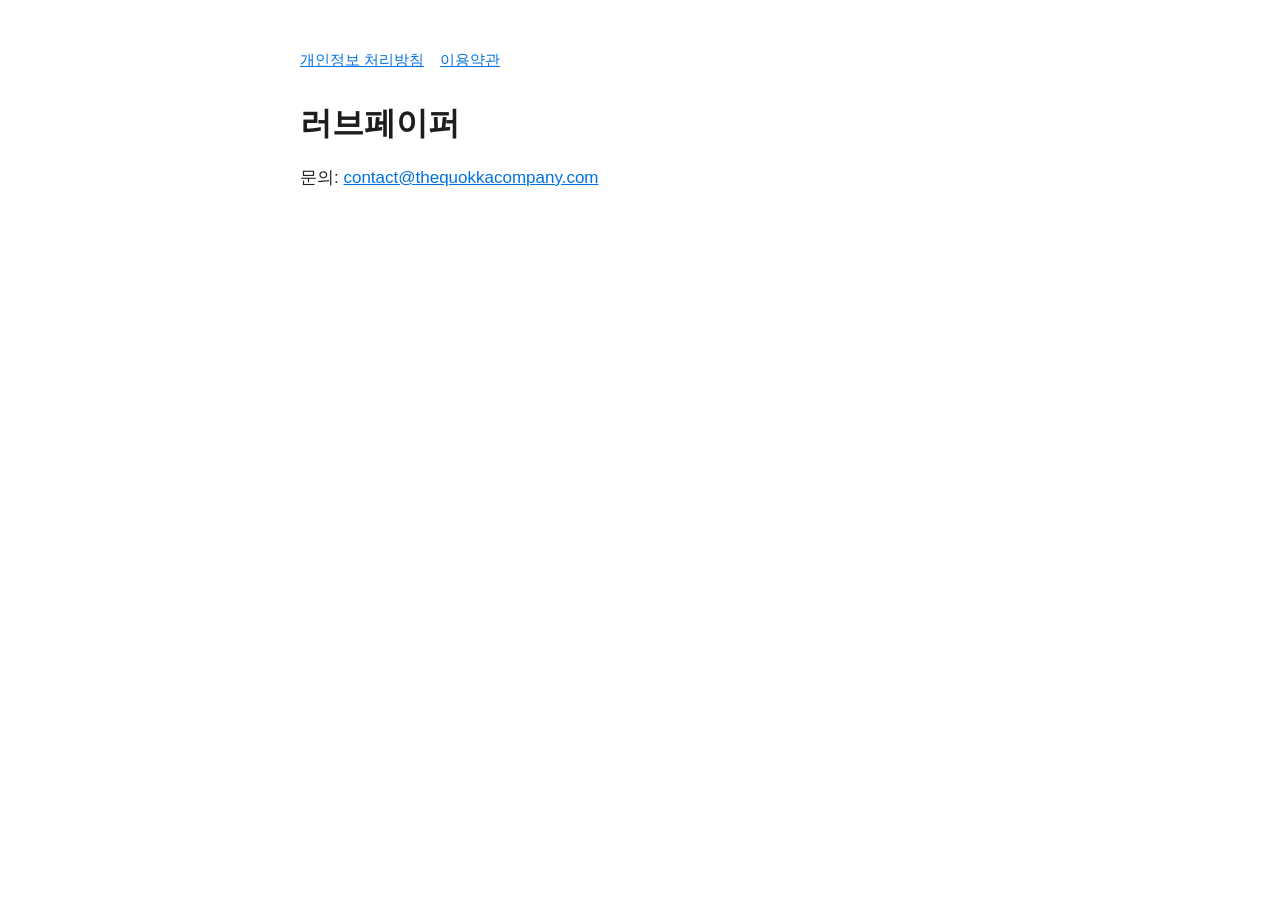
<file: index.html>
<!doctype html><html lang="ko"><head><meta charset="utf-8"><meta name="viewport" content="width=device-width,initial-scale=1"><title>러브페이퍼</title><link rel="stylesheet" href="style.css"></head><body><main>
<nav><a href="privacy.html">개인정보 처리방침</a><a href="terms.html">이용약관</a></nav>
<h1>러브페이퍼</h1>
<p>문의: <a href="mailto:contact@thequokkacompany.com">contact@thequokkacompany.com</a></p>
</main></body></html>
</file>
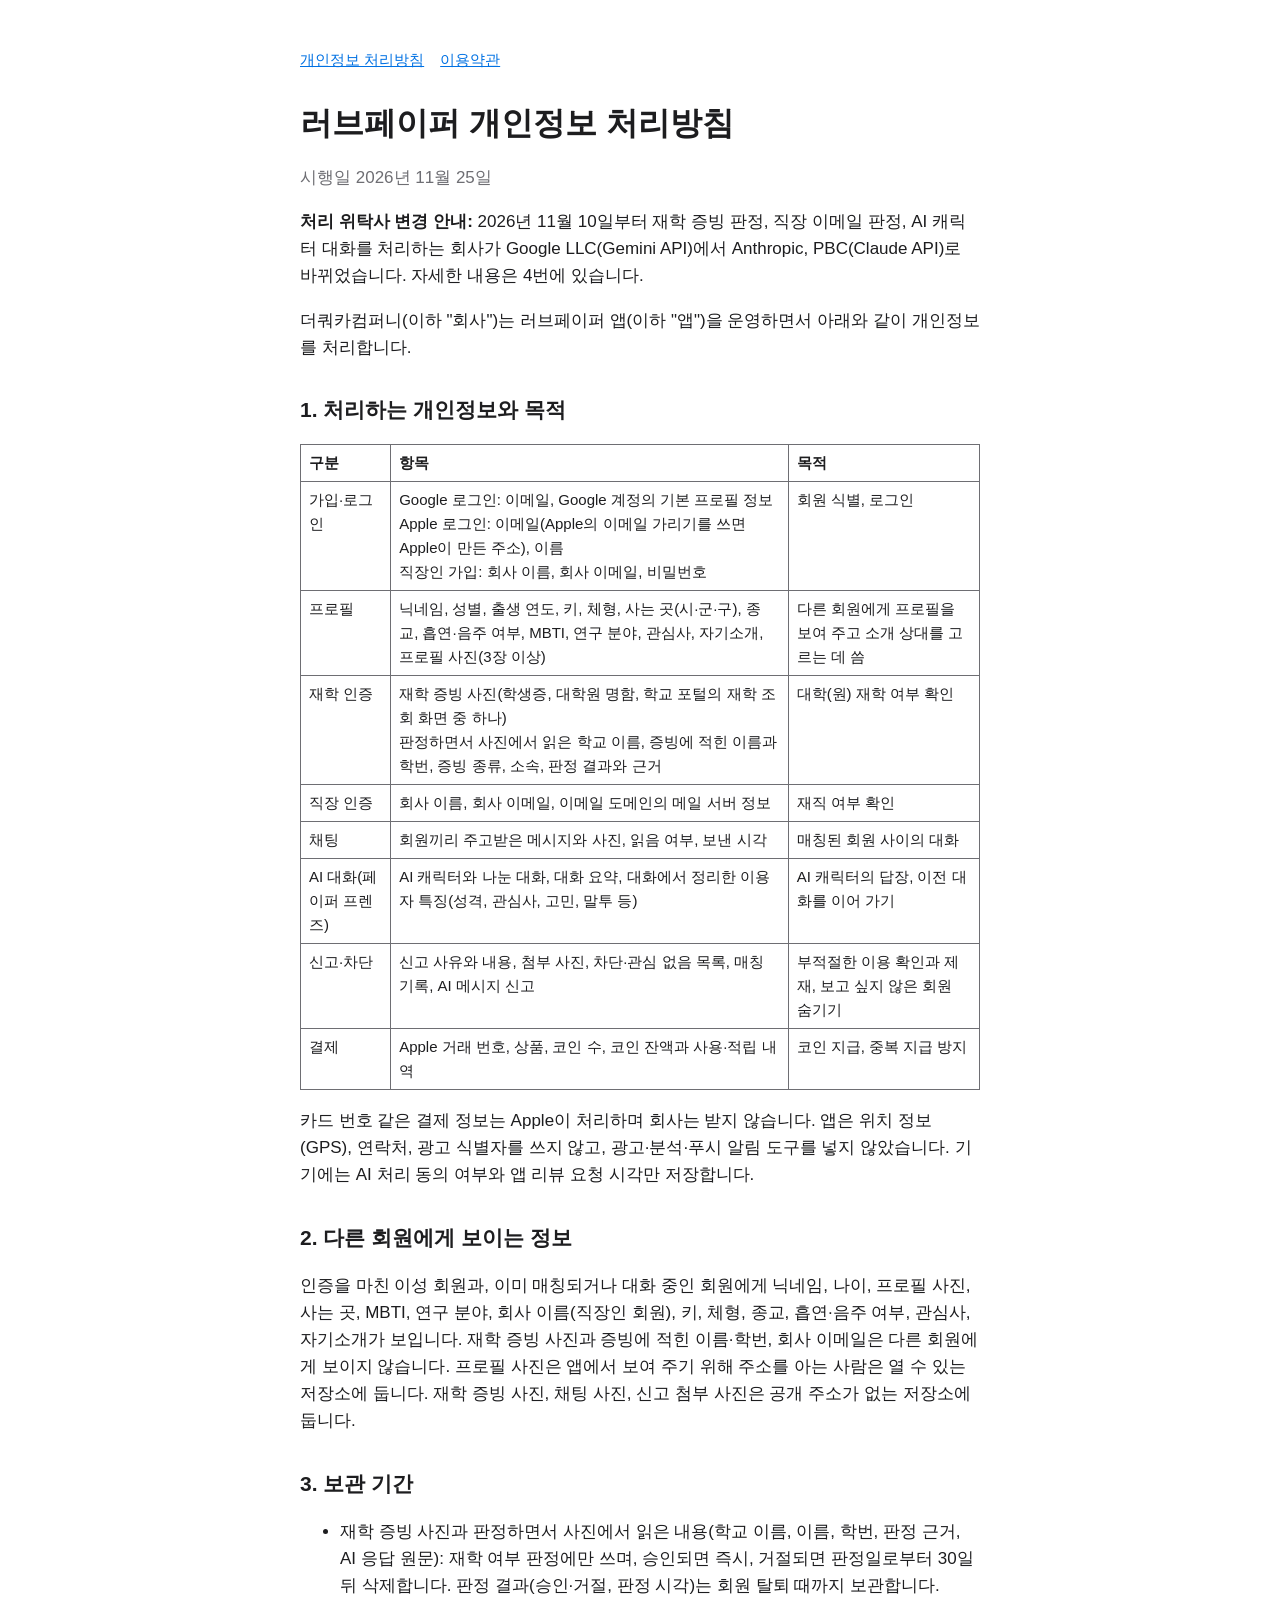
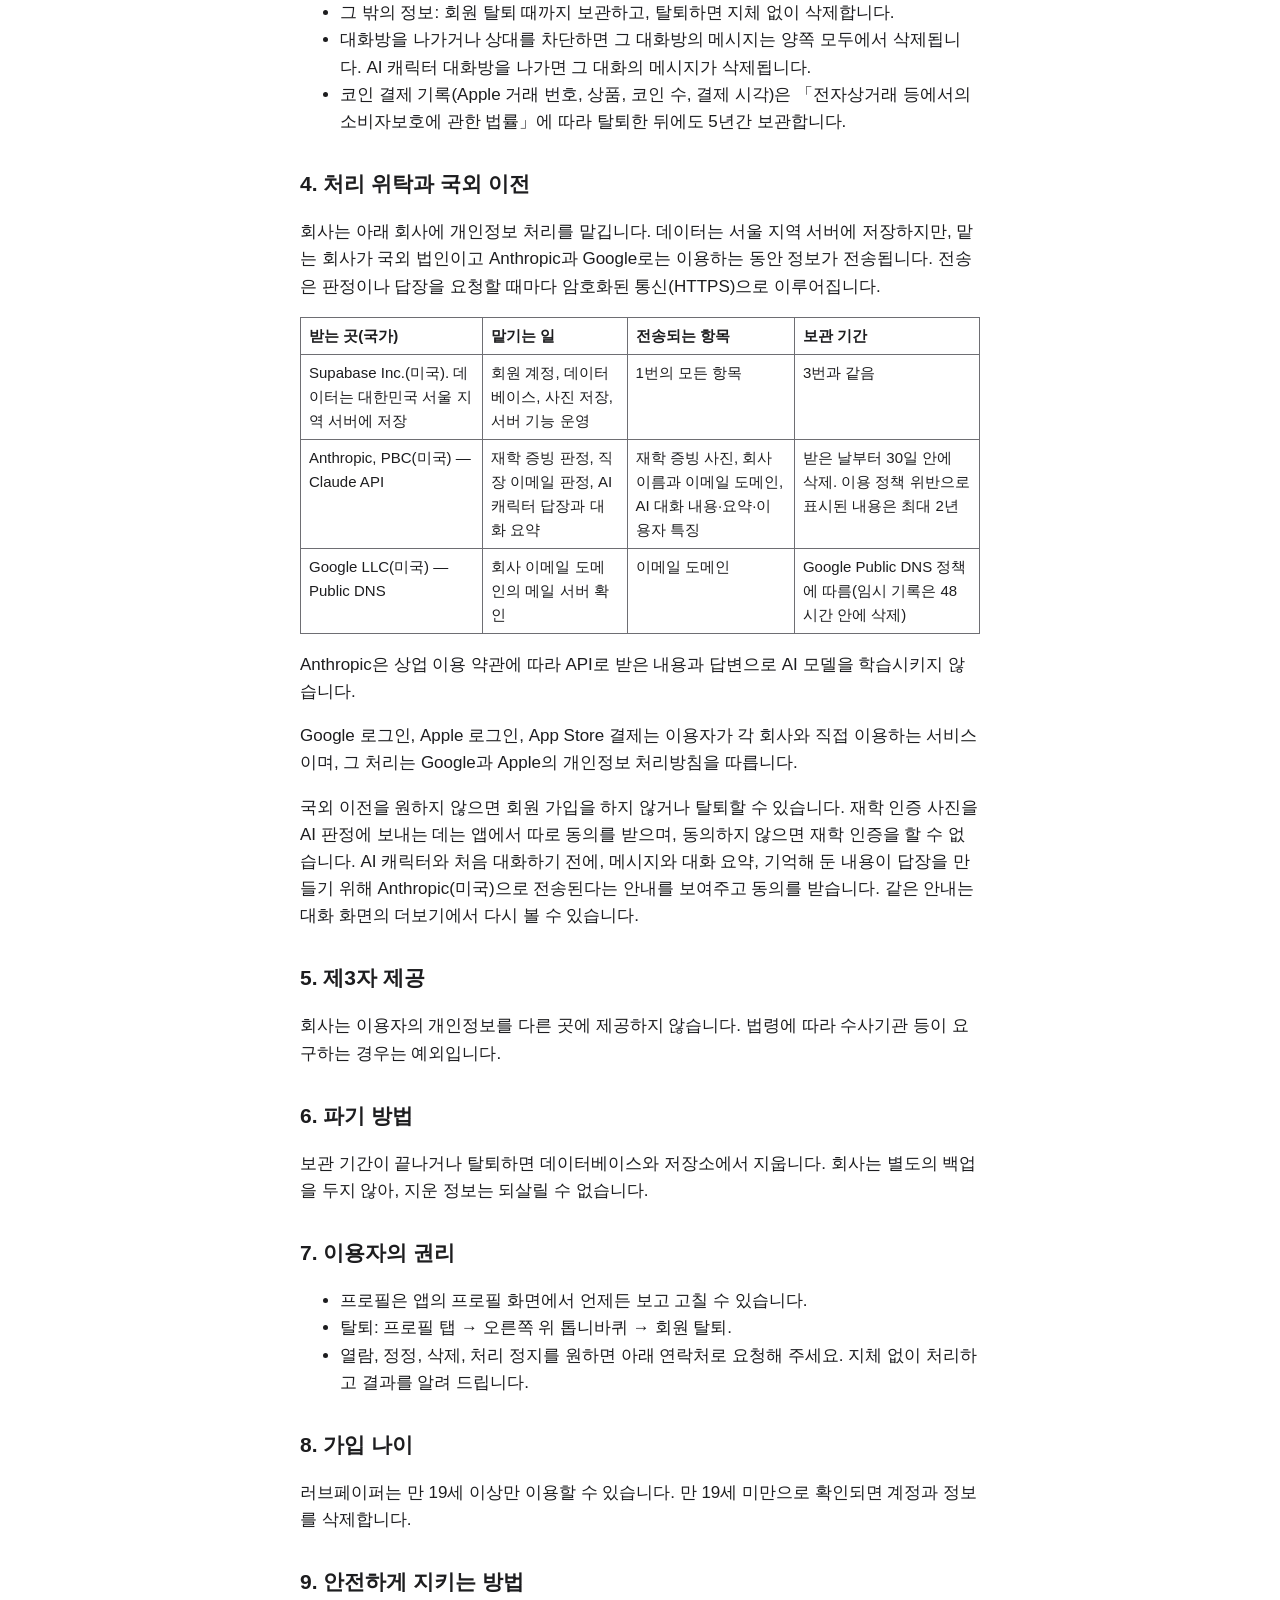
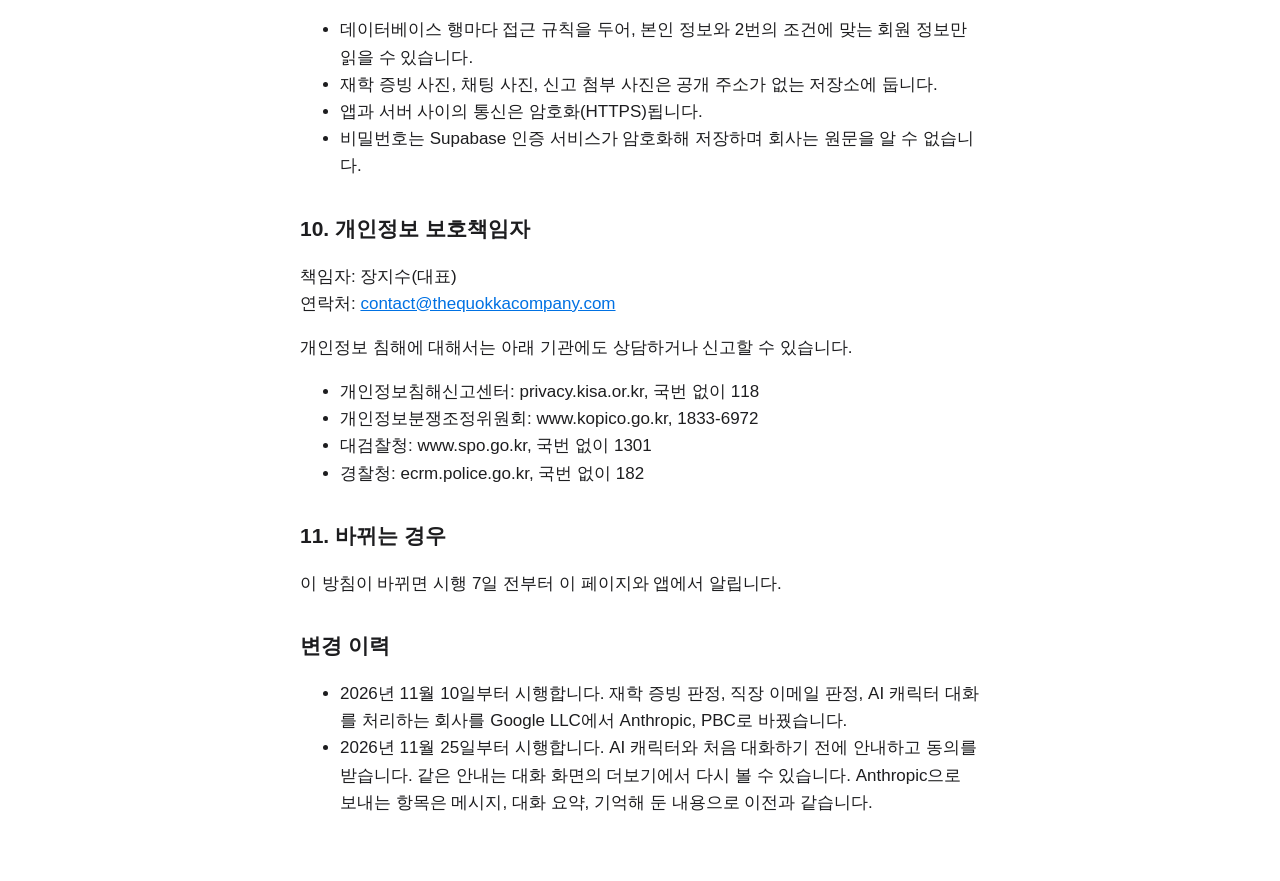
<file: privacy.html>
<!doctype html><html lang="ko"><head><meta charset="utf-8"><meta name="viewport" content="width=device-width,initial-scale=1"><title>러브페이퍼 개인정보 처리방침</title><link rel="stylesheet" href="style.css"></head><body><main>
<nav><a href="privacy.html">개인정보 처리방침</a><a href="terms.html">이용약관</a></nav>
<h1>러브페이퍼 개인정보 처리방침</h1>
<p class="muted">시행일 2026년 11월 25일</p>
<p><strong>처리 위탁사 변경 안내:</strong> 2026년 11월 10일부터 재학 증빙 판정, 직장 이메일 판정, AI 캐릭터 대화를 처리하는 회사가 Google LLC(Gemini API)에서 Anthropic, PBC(Claude API)로 바뀌었습니다. 자세한 내용은 4번에 있습니다.</p>

<p>더쿼카컴퍼니(이하 "회사")는 러브페이퍼 앱(이하 "앱")을 운영하면서 아래와 같이 개인정보를 처리합니다.</p>

<h2>1. 처리하는 개인정보와 목적</h2>
<table>
<tr><th>구분</th><th>항목</th><th>목적</th></tr>
<tr><td>가입·로그인</td><td>Google 로그인: 이메일, Google 계정의 기본 프로필 정보<br>Apple 로그인: 이메일(Apple의 이메일 가리기를 쓰면 Apple이 만든 주소), 이름<br>직장인 가입: 회사 이름, 회사 이메일, 비밀번호</td><td>회원 식별, 로그인</td></tr>
<tr><td>프로필</td><td>닉네임, 성별, 출생 연도, 키, 체형, 사는 곳(시·군·구), 종교, 흡연·음주 여부, MBTI, 연구 분야, 관심사, 자기소개, 프로필 사진(3장 이상)</td><td>다른 회원에게 프로필을 보여 주고 소개 상대를 고르는 데 씀</td></tr>
<tr><td>재학 인증</td><td>재학 증빙 사진(학생증, 대학원 명함, 학교 포털의 재학 조회 화면 중 하나)<br>판정하면서 사진에서 읽은 학교 이름, 증빙에 적힌 이름과 학번, 증빙 종류, 소속, 판정 결과와 근거</td><td>대학(원) 재학 여부 확인</td></tr>
<tr><td>직장 인증</td><td>회사 이름, 회사 이메일, 이메일 도메인의 메일 서버 정보</td><td>재직 여부 확인</td></tr>
<tr><td>채팅</td><td>회원끼리 주고받은 메시지와 사진, 읽음 여부, 보낸 시각</td><td>매칭된 회원 사이의 대화</td></tr>
<tr><td>AI 대화(페이퍼 프렌즈)</td><td>AI 캐릭터와 나눈 대화, 대화 요약, 대화에서 정리한 이용자 특징(성격, 관심사, 고민, 말투 등)</td><td>AI 캐릭터의 답장, 이전 대화를 이어 가기</td></tr>
<tr><td>신고·차단</td><td>신고 사유와 내용, 첨부 사진, 차단·관심 없음 목록, 매칭 기록, AI 메시지 신고</td><td>부적절한 이용 확인과 제재, 보고 싶지 않은 회원 숨기기</td></tr>
<tr><td>결제</td><td>Apple 거래 번호, 상품, 코인 수, 코인 잔액과 사용·적립 내역</td><td>코인 지급, 중복 지급 방지</td></tr>
</table>
<p>카드 번호 같은 결제 정보는 Apple이 처리하며 회사는 받지 않습니다. 앱은 위치 정보(GPS), 연락처, 광고 식별자를 쓰지 않고, 광고·분석·푸시 알림 도구를 넣지 않았습니다. 기기에는 AI 처리 동의 여부와 앱 리뷰 요청 시각만 저장합니다.</p>

<h2>2. 다른 회원에게 보이는 정보</h2>
<p>인증을 마친 이성 회원과, 이미 매칭되거나 대화 중인 회원에게 닉네임, 나이, 프로필 사진, 사는 곳, MBTI, 연구 분야, 회사 이름(직장인 회원), 키, 체형, 종교, 흡연·음주 여부, 관심사, 자기소개가 보입니다. 재학 증빙 사진과 증빙에 적힌 이름·학번, 회사 이메일은 다른 회원에게 보이지 않습니다. 프로필 사진은 앱에서 보여 주기 위해 주소를 아는 사람은 열 수 있는 저장소에 둡니다. 재학 증빙 사진, 채팅 사진, 신고 첨부 사진은 공개 주소가 없는 저장소에 둡니다.</p>

<h2>3. 보관 기간</h2>
<ul>
<li>재학 증빙 사진과 판정하면서 사진에서 읽은 내용(학교 이름, 이름, 학번, 판정 근거, AI 응답 원문): 재학 여부 판정에만 쓰며, 승인되면 즉시, 거절되면 판정일로부터 30일 뒤 삭제합니다. 판정 결과(승인·거절, 판정 시각)는 회원 탈퇴 때까지 보관합니다.</li>
<li>그 밖의 정보: 회원 탈퇴 때까지 보관하고, 탈퇴하면 지체 없이 삭제합니다.</li>
<li>대화방을 나가거나 상대를 차단하면 그 대화방의 메시지는 양쪽 모두에서 삭제됩니다. AI 캐릭터 대화방을 나가면 그 대화의 메시지가 삭제됩니다.</li>
<li>코인 결제 기록(Apple 거래 번호, 상품, 코인 수, 결제 시각)은 「전자상거래 등에서의 소비자보호에 관한 법률」에 따라 탈퇴한 뒤에도 5년간 보관합니다.</li>
</ul>

<h2>4. 처리 위탁과 국외 이전</h2>
<p>회사는 아래 회사에 개인정보 처리를 맡깁니다. 데이터는 서울 지역 서버에 저장하지만, 맡는 회사가 국외 법인이고 Anthropic과 Google로는 이용하는 동안 정보가 전송됩니다. 전송은 판정이나 답장을 요청할 때마다 암호화된 통신(HTTPS)으로 이루어집니다.</p>
<table>
<tr><th>받는 곳(국가)</th><th>맡기는 일</th><th>전송되는 항목</th><th>보관 기간</th></tr>
<tr><td>Supabase Inc.(미국). 데이터는 대한민국 서울 지역 서버에 저장</td><td>회원 계정, 데이터베이스, 사진 저장, 서버 기능 운영</td><td>1번의 모든 항목</td><td>3번과 같음</td></tr>
<tr><td>Anthropic, PBC(미국) — Claude API</td><td>재학 증빙 판정, 직장 이메일 판정, AI 캐릭터 답장과 대화 요약</td><td>재학 증빙 사진, 회사 이름과 이메일 도메인, AI 대화 내용·요약·이용자 특징</td><td>받은 날부터 30일 안에 삭제. 이용 정책 위반으로 표시된 내용은 최대 2년</td></tr>
<tr><td>Google LLC(미국) — Public DNS</td><td>회사 이메일 도메인의 메일 서버 확인</td><td>이메일 도메인</td><td>Google Public DNS 정책에 따름(임시 기록은 48시간 안에 삭제)</td></tr>
</table>
<p>Anthropic은 상업 이용 약관에 따라 API로 받은 내용과 답변으로 AI 모델을 학습시키지 않습니다.</p>
<p>Google 로그인, Apple 로그인, App Store 결제는 이용자가 각 회사와 직접 이용하는 서비스이며, 그 처리는 Google과 Apple의 개인정보 처리방침을 따릅니다.</p>
<p>국외 이전을 원하지 않으면 회원 가입을 하지 않거나 탈퇴할 수 있습니다. 재학 인증 사진을 AI 판정에 보내는 데는 앱에서 따로 동의를 받으며, 동의하지 않으면 재학 인증을 할 수 없습니다. AI 캐릭터와 처음 대화하기 전에, 메시지와 대화 요약, 기억해 둔 내용이 답장을 만들기 위해 Anthropic(미국)으로 전송된다는 안내를 보여주고 동의를 받습니다. 같은 안내는 대화 화면의 더보기에서 다시 볼 수 있습니다.</p>

<h2>5. 제3자 제공</h2>
<p>회사는 이용자의 개인정보를 다른 곳에 제공하지 않습니다. 법령에 따라 수사기관 등이 요구하는 경우는 예외입니다.</p>

<h2>6. 파기 방법</h2>
<p>보관 기간이 끝나거나 탈퇴하면 데이터베이스와 저장소에서 지웁니다. 회사는 별도의 백업을 두지 않아, 지운 정보는 되살릴 수 없습니다.</p>

<h2>7. 이용자의 권리</h2>
<ul>
<li>프로필은 앱의 프로필 화면에서 언제든 보고 고칠 수 있습니다.</li>
<li>탈퇴: 프로필 탭 → 오른쪽 위 톱니바퀴 → 회원 탈퇴.</li>
<li>열람, 정정, 삭제, 처리 정지를 원하면 아래 연락처로 요청해 주세요. 지체 없이 처리하고 결과를 알려 드립니다.</li>
</ul>

<h2>8. 가입 나이</h2>
<p>러브페이퍼는 만 19세 이상만 이용할 수 있습니다. 만 19세 미만으로 확인되면 계정과 정보를 삭제합니다.</p>

<h2>9. 안전하게 지키는 방법</h2>
<ul>
<li>데이터베이스 행마다 접근 규칙을 두어, 본인 정보와 2번의 조건에 맞는 회원 정보만 읽을 수 있습니다.</li>
<li>재학 증빙 사진, 채팅 사진, 신고 첨부 사진은 공개 주소가 없는 저장소에 둡니다.</li>
<li>앱과 서버 사이의 통신은 암호화(HTTPS)됩니다.</li>
<li>비밀번호는 Supabase 인증 서비스가 암호화해 저장하며 회사는 원문을 알 수 없습니다.</li>
</ul>

<h2>10. 개인정보 보호책임자</h2>
<p>책임자: 장지수(대표)<br>연락처: <a href="mailto:contact@thequokkacompany.com">contact@thequokkacompany.com</a></p>
<p>개인정보 침해에 대해서는 아래 기관에도 상담하거나 신고할 수 있습니다.</p>
<ul>
<li>개인정보침해신고센터: privacy.kisa.or.kr, 국번 없이 118</li>
<li>개인정보분쟁조정위원회: www.kopico.go.kr, 1833-6972</li>
<li>대검찰청: www.spo.go.kr, 국번 없이 1301</li>
<li>경찰청: ecrm.police.go.kr, 국번 없이 182</li>
</ul>

<h2>11. 바뀌는 경우</h2>
<p>이 방침이 바뀌면 시행 7일 전부터 이 페이지와 앱에서 알립니다.</p>

<h2>변경 이력</h2>
<ul>
<li>2026년 11월 10일부터 시행합니다. 재학 증빙 판정, 직장 이메일 판정, AI 캐릭터 대화를 처리하는 회사를 Google LLC에서 Anthropic, PBC로 바꿨습니다.</li>
<li>2026년 11월 25일부터 시행합니다. AI 캐릭터와 처음 대화하기 전에 안내하고 동의를 받습니다. 같은 안내는 대화 화면의 더보기에서 다시 볼 수 있습니다. Anthropic으로 보내는 항목은 메시지, 대화 요약, 기억해 둔 내용으로 이전과 같습니다.</li>
</ul>
</main></body></html>
</file>
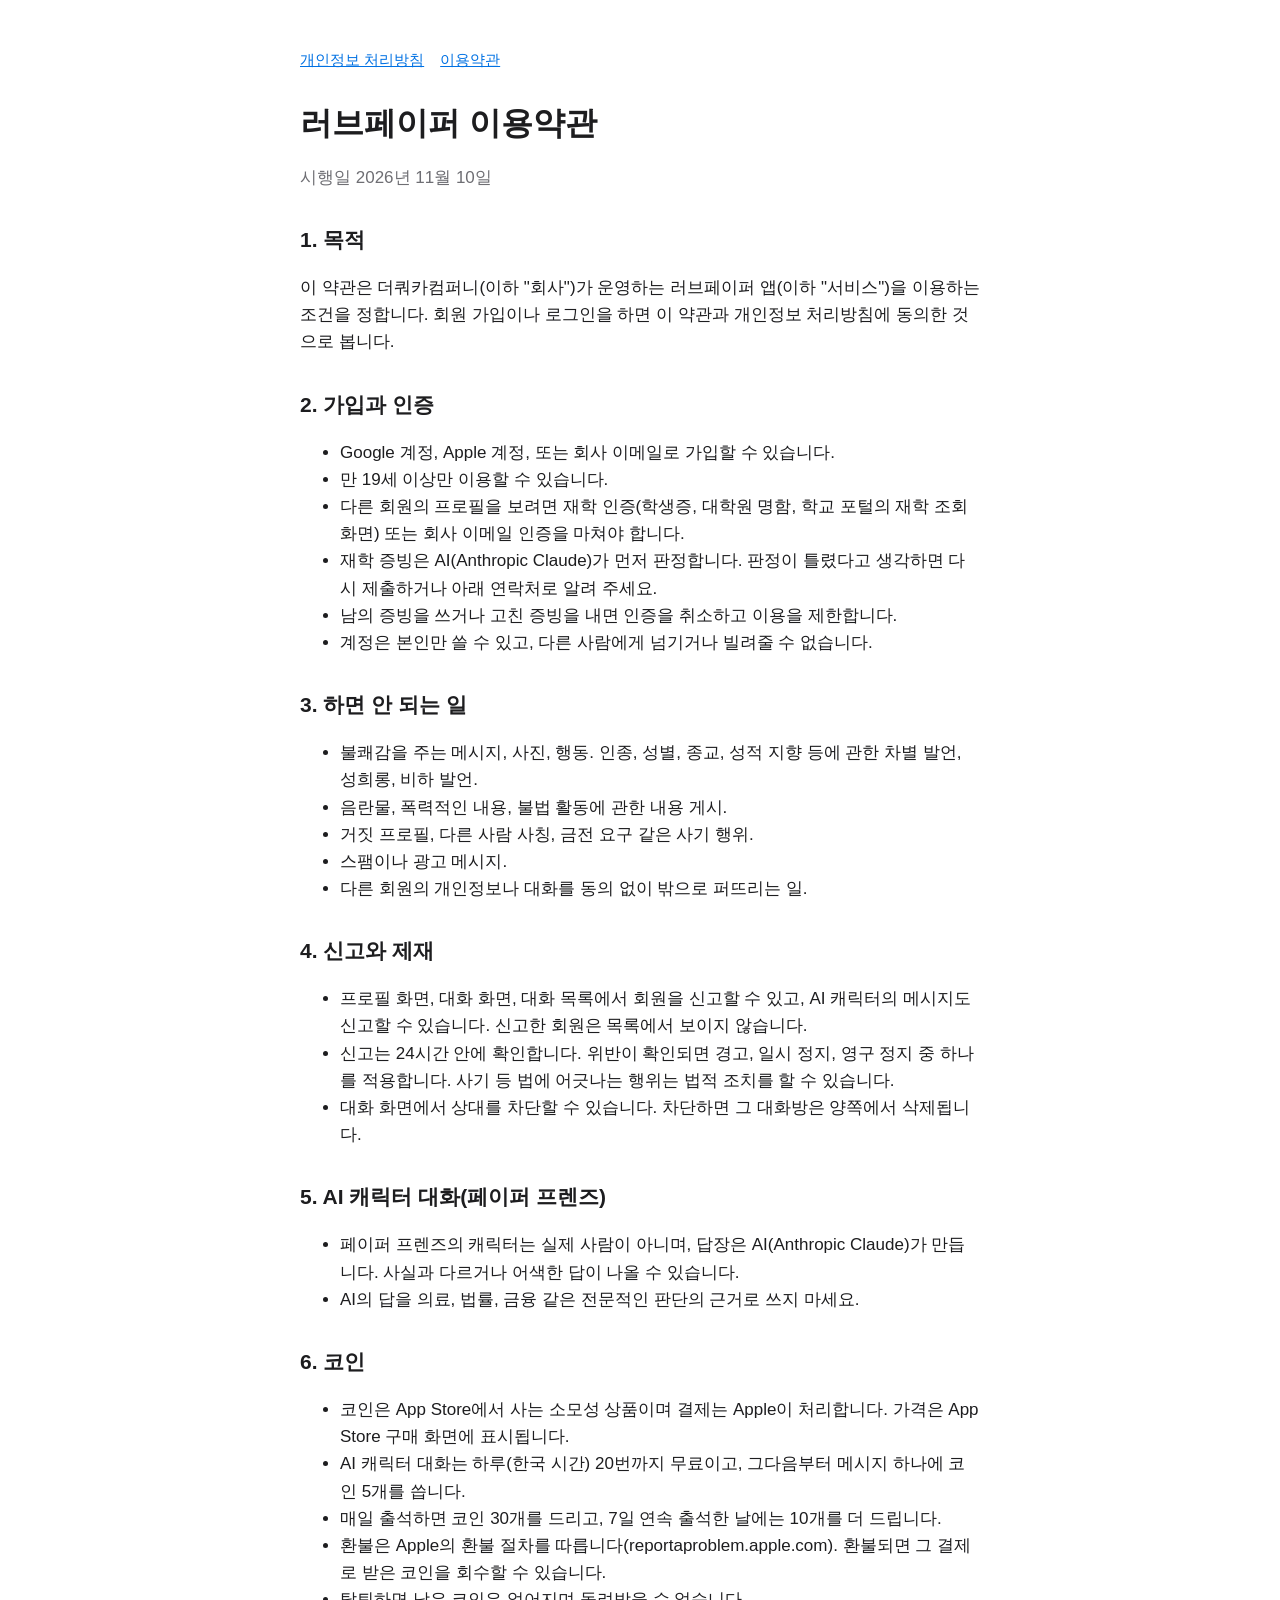
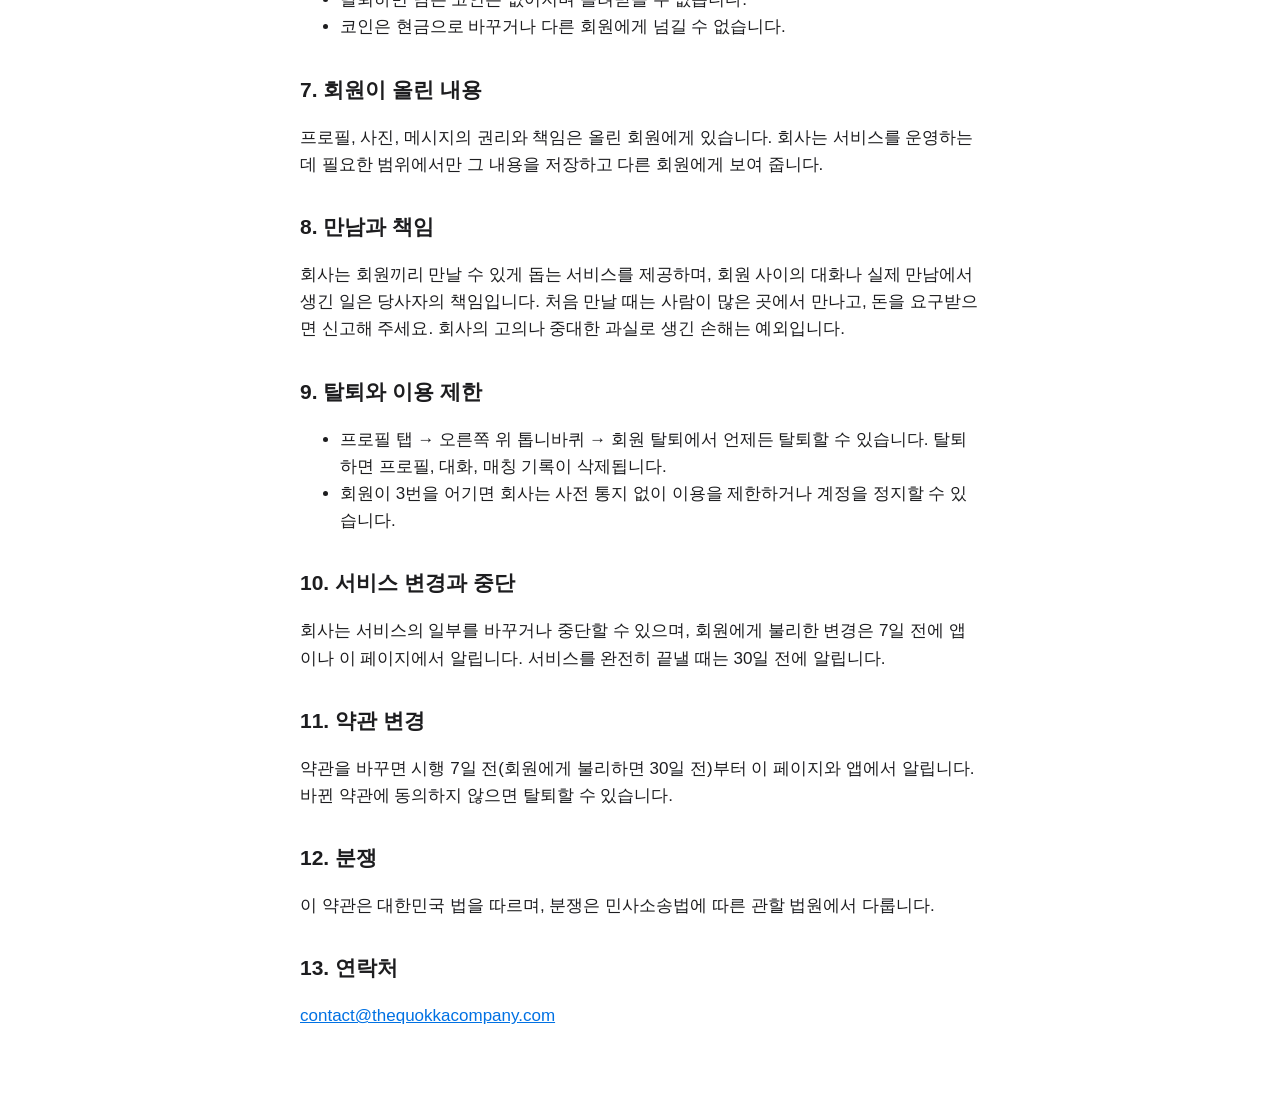
<file: terms.html>
<!doctype html><html lang="ko"><head><meta charset="utf-8"><meta name="viewport" content="width=device-width,initial-scale=1"><title>러브페이퍼 이용약관</title><link rel="stylesheet" href="style.css"></head><body><main>
<nav><a href="privacy.html">개인정보 처리방침</a><a href="terms.html">이용약관</a></nav>
<h1>러브페이퍼 이용약관</h1>
<p class="muted">시행일 2026년 11월 10일</p>

<h2>1. 목적</h2>
<p>이 약관은 더쿼카컴퍼니(이하 "회사")가 운영하는 러브페이퍼 앱(이하 "서비스")을 이용하는 조건을 정합니다. 회원 가입이나 로그인을 하면 이 약관과 개인정보 처리방침에 동의한 것으로 봅니다.</p>

<h2>2. 가입과 인증</h2>
<ul>
<li>Google 계정, Apple 계정, 또는 회사 이메일로 가입할 수 있습니다.</li>
<li>만 19세 이상만 이용할 수 있습니다.</li>
<li>다른 회원의 프로필을 보려면 재학 인증(학생증, 대학원 명함, 학교 포털의 재학 조회 화면) 또는 회사 이메일 인증을 마쳐야 합니다.</li>
<li>재학 증빙은 AI(Anthropic Claude)가 먼저 판정합니다. 판정이 틀렸다고 생각하면 다시 제출하거나 아래 연락처로 알려 주세요.</li>
<li>남의 증빙을 쓰거나 고친 증빙을 내면 인증을 취소하고 이용을 제한합니다.</li>
<li>계정은 본인만 쓸 수 있고, 다른 사람에게 넘기거나 빌려줄 수 없습니다.</li>
</ul>

<h2>3. 하면 안 되는 일</h2>
<ul>
<li>불쾌감을 주는 메시지, 사진, 행동. 인종, 성별, 종교, 성적 지향 등에 관한 차별 발언, 성희롱, 비하 발언.</li>
<li>음란물, 폭력적인 내용, 불법 활동에 관한 내용 게시.</li>
<li>거짓 프로필, 다른 사람 사칭, 금전 요구 같은 사기 행위.</li>
<li>스팸이나 광고 메시지.</li>
<li>다른 회원의 개인정보나 대화를 동의 없이 밖으로 퍼뜨리는 일.</li>
</ul>

<h2>4. 신고와 제재</h2>
<ul>
<li>프로필 화면, 대화 화면, 대화 목록에서 회원을 신고할 수 있고, AI 캐릭터의 메시지도 신고할 수 있습니다. 신고한 회원은 목록에서 보이지 않습니다.</li>
<li>신고는 24시간 안에 확인합니다. 위반이 확인되면 경고, 일시 정지, 영구 정지 중 하나를 적용합니다. 사기 등 법에 어긋나는 행위는 법적 조치를 할 수 있습니다.</li>
<li>대화 화면에서 상대를 차단할 수 있습니다. 차단하면 그 대화방은 양쪽에서 삭제됩니다.</li>
</ul>

<h2>5. AI 캐릭터 대화(페이퍼 프렌즈)</h2>
<ul>
<li>페이퍼 프렌즈의 캐릭터는 실제 사람이 아니며, 답장은 AI(Anthropic Claude)가 만듭니다. 사실과 다르거나 어색한 답이 나올 수 있습니다.</li>
<li>AI의 답을 의료, 법률, 금융 같은 전문적인 판단의 근거로 쓰지 마세요.</li>
</ul>

<h2>6. 코인</h2>
<ul>
<li>코인은 App Store에서 사는 소모성 상품이며 결제는 Apple이 처리합니다. 가격은 App Store 구매 화면에 표시됩니다.</li>
<li>AI 캐릭터 대화는 하루(한국 시간) 20번까지 무료이고, 그다음부터 메시지 하나에 코인 5개를 씁니다.</li>
<li>매일 출석하면 코인 30개를 드리고, 7일 연속 출석한 날에는 10개를 더 드립니다.</li>
<li>환불은 Apple의 환불 절차를 따릅니다(reportaproblem.apple.com). 환불되면 그 결제로 받은 코인을 회수할 수 있습니다.</li>
<li>탈퇴하면 남은 코인은 없어지며 돌려받을 수 없습니다.</li>
<li>코인은 현금으로 바꾸거나 다른 회원에게 넘길 수 없습니다.</li>
</ul>

<h2>7. 회원이 올린 내용</h2>
<p>프로필, 사진, 메시지의 권리와 책임은 올린 회원에게 있습니다. 회사는 서비스를 운영하는 데 필요한 범위에서만 그 내용을 저장하고 다른 회원에게 보여 줍니다.</p>

<h2>8. 만남과 책임</h2>
<p>회사는 회원끼리 만날 수 있게 돕는 서비스를 제공하며, 회원 사이의 대화나 실제 만남에서 생긴 일은 당사자의 책임입니다. 처음 만날 때는 사람이 많은 곳에서 만나고, 돈을 요구받으면 신고해 주세요. 회사의 고의나 중대한 과실로 생긴 손해는 예외입니다.</p>

<h2>9. 탈퇴와 이용 제한</h2>
<ul>
<li>프로필 탭 → 오른쪽 위 톱니바퀴 → 회원 탈퇴에서 언제든 탈퇴할 수 있습니다. 탈퇴하면 프로필, 대화, 매칭 기록이 삭제됩니다.</li>
<li>회원이 3번을 어기면 회사는 사전 통지 없이 이용을 제한하거나 계정을 정지할 수 있습니다.</li>
</ul>

<h2>10. 서비스 변경과 중단</h2>
<p>회사는 서비스의 일부를 바꾸거나 중단할 수 있으며, 회원에게 불리한 변경은 7일 전에 앱이나 이 페이지에서 알립니다. 서비스를 완전히 끝낼 때는 30일 전에 알립니다.</p>

<h2>11. 약관 변경</h2>
<p>약관을 바꾸면 시행 7일 전(회원에게 불리하면 30일 전)부터 이 페이지와 앱에서 알립니다. 바뀐 약관에 동의하지 않으면 탈퇴할 수 있습니다.</p>

<h2>12. 분쟁</h2>
<p>이 약관은 대한민국 법을 따르며, 분쟁은 민사소송법에 따른 관할 법원에서 다룹니다.</p>

<h2>13. 연락처</h2>
<p><a href="mailto:contact@thequokkacompany.com">contact@thequokkacompany.com</a></p>
</main></body></html>
</file>
<file: style.css>
:root{color-scheme:light dark;--fg:#1d1d1f;--muted:#6e6e73;--bg:#fff;--accent:#0071e3}
@media (prefers-color-scheme:dark){:root{--fg:#f5f5f7;--muted:#a1a1a6;--bg:#000;--accent:#2997ff}}
body{margin:0;background:var(--bg);color:var(--fg);font:17px/1.6 -apple-system,BlinkMacSystemFont,"Apple SD Gothic Neo",sans-serif}
main{max-width:680px;margin:0 auto;padding:48px 16px}
h1{font-size:32px;line-height:1.2}h2{font-size:21px;margin-top:32px}
p,li{color:var(--fg)}small,.muted{color:var(--muted)}a{color:var(--accent)}
nav{display:flex;gap:16px;font-size:15px;margin-bottom:32px}
table{border-collapse:collapse;width:100%;font-size:15px}th,td{border:1px solid var(--muted);padding:6px 8px;text-align:left;vertical-align:top}
</file>
